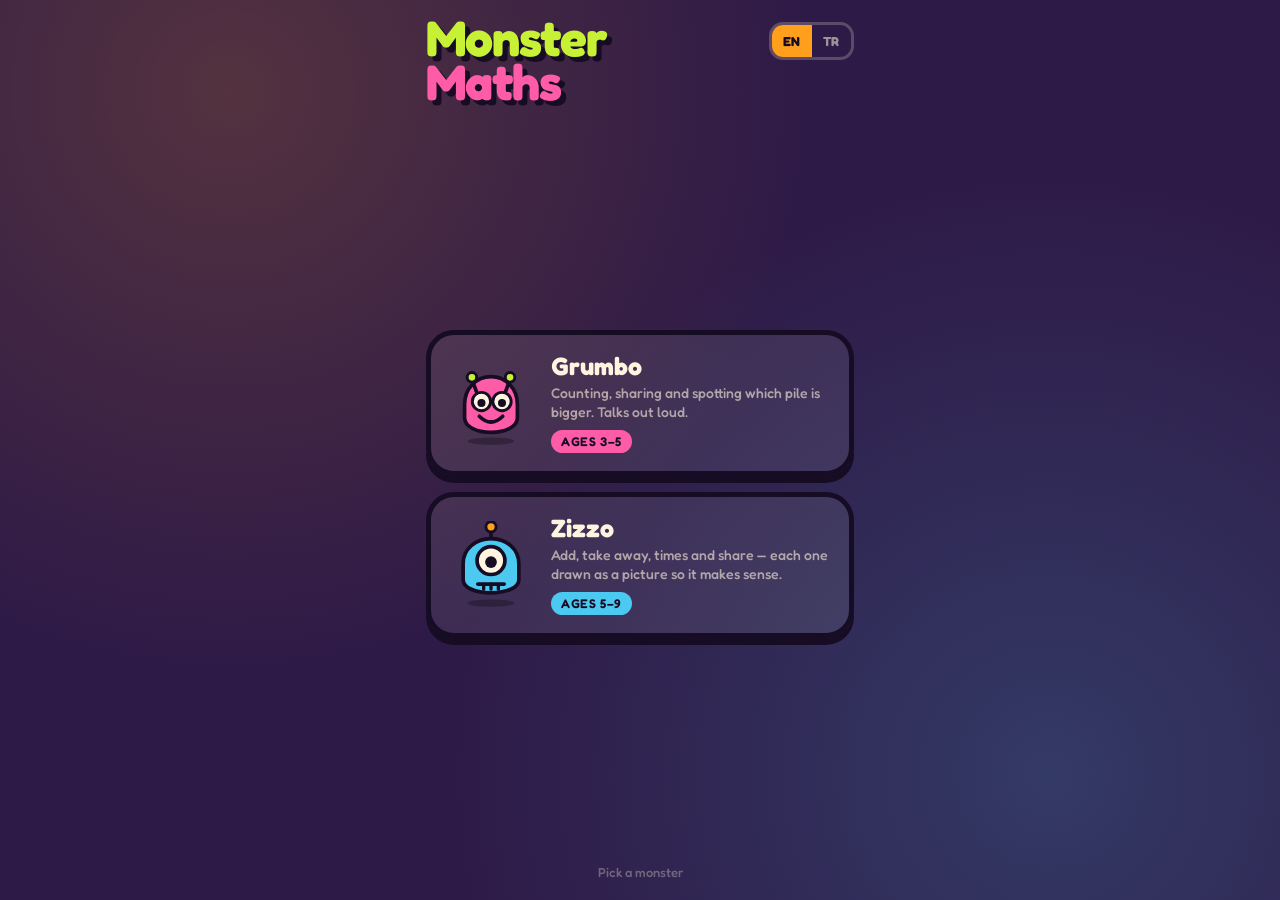
<file: index.html>
<!DOCTYPE html>
<html lang="en">
<head>
<meta charset="utf-8">
<meta name="viewport" content="width=device-width, initial-scale=1, viewport-fit=cover, user-scalable=no">
<meta name="apple-mobile-web-app-capable" content="yes">
<meta name="apple-mobile-web-app-status-bar-style" content="black-translucent">
<meta name="apple-mobile-web-app-title" content="Monster Maths">
<meta name="theme-color" content="#2E1A47">
<link rel="manifest" href="manifest.json">
<link rel="apple-touch-icon" href="apple-touch-icon.png">
<link rel="icon" href="icon-192.png">
<title>Monster Maths</title>
<link rel="preconnect" href="https://fonts.googleapis.com">
<link rel="preconnect" href="https://fonts.gstatic.com" crossorigin>
<link href="https://fonts.googleapis.com/css2?family=Fredoka:wght@500;600;700&display=swap" rel="stylesheet">
<style>
  :root{
    --grape:#2E1A47;
    --lime:#C6F135;
    --pink:#FF5CA8;
    --tangerine:#FF9F1C;
    --sky:#4CC9F0;
    --cream:#FFF4E0;
    --ink:#160C24;
  }

  *{box-sizing:border-box;-webkit-tap-highlight-color:transparent;-webkit-user-select:none;user-select:none}
  html,body{height:100%;overflow:hidden}

  body{
    margin:0;
    font-family:'Fredoka',system-ui,-apple-system,sans-serif;
    background:var(--grape);
    background-image:
      radial-gradient(circle at 18% 10%, rgba(255,159,28,.18), transparent 44%),
      radial-gradient(circle at 82% 86%, rgba(76,201,240,.18), transparent 46%);
    color:var(--cream);
    display:flex;justify-content:center;
    touch-action:manipulation;
  }

  .stage{
    width:100%;max-width:460px;
    display:flex;flex-direction:column;gap:14px;
    padding:calc(env(safe-area-inset-top) + 16px) 16px calc(env(safe-area-inset-bottom) + 20px);
  }

  .head{display:flex;align-items:flex-start;justify-content:space-between;gap:12px;flex:none}

  .wordmark{
    font-size:clamp(36px,11.5vw,50px);
    font-weight:700;line-height:.88;letter-spacing:-.02em;
    margin:0;color:var(--lime);text-shadow:5px 5px 0 var(--ink);
  }
  .wordmark span{display:block;color:var(--pink)}

  .lang{
    flex:none;margin-top:6px;
    display:flex;border:3px solid rgba(255,244,224,.22);
    border-radius:14px;overflow:hidden;
  }
  .lang button{
    font-family:inherit;font-size:13px;font-weight:700;letter-spacing:.04em;
    background:none;border:none;color:rgba(255,244,224,.55);
    padding:8px 11px;cursor:pointer;
  }
  .lang button[aria-pressed="true"]{background:var(--tangerine);color:var(--ink)}

  .doors{display:flex;flex-direction:column;gap:16px;flex:1;justify-content:center;min-height:0}

  .door{
    display:flex;align-items:center;gap:16px;
    background:rgba(255,244,224,.08);
    border:5px solid var(--ink);border-radius:28px;
    box-shadow:0 7px 0 var(--ink);
    padding:18px 16px;cursor:pointer;
    text-decoration:none;color:inherit;
    transition:transform .07s ease, box-shadow .07s ease;
  }
  .door:active{transform:translateY(7px);box-shadow:0 0 0 var(--ink)}
  .door svg{width:88px;height:88px;flex:none}
  .door h2{margin:0;font-size:25px;font-weight:700;line-height:1.05}
  .door p{margin:5px 0 0;font-size:14px;font-weight:500;color:rgba(255,244,224,.6);line-height:1.35}
  .door .age{
    display:inline-block;margin-top:8px;
    font-size:12.5px;font-weight:600;letter-spacing:.05em;
    padding:4px 10px;border-radius:20px;
  }
  .door.little .age{background:var(--pink);color:var(--ink)}
  .door.big .age{background:var(--sky);color:var(--ink)}

  .foot{text-align:center;font-size:13px;font-weight:500;color:rgba(255,244,224,.32);flex:none;margin:0}

  @keyframes float{0%,100%{transform:translateY(0)}50%{transform:translateY(-7px)}}
  .door.little svg{animation:float 3.2s ease-in-out infinite}
  .door.big svg{animation:float 3.2s ease-in-out .9s infinite}

  @media (prefers-reduced-motion:reduce){*{animation:none !important}}
</style>
</head>
<body>
<div class="stage">

  <div class="head">
    <h1 class="wordmark" id="wordmark"></h1>
    <div class="lang">
      <button data-l="en" aria-pressed="false">EN</button>
      <button data-l="tr" aria-pressed="false">TR</button>
    </div>
  </div>

  <div class="doors">

    <a class="door little" id="doorCount" href="count.html">
      <svg viewBox="0 0 120 120">
        <ellipse cx="60" cy="112" rx="32" ry="5" fill="rgba(0,0,0,.28)"/>
        <path d="M24 62c0-22 16-38 36-38s36 16 36 38v18c0 12-16 20-36 20s-36-8-36-20z"
              fill="#FF5CA8" stroke="#160C24" stroke-width="5" stroke-linejoin="round"/>
        <path d="M34 28l6 16M86 28l-6 16" stroke="#160C24" stroke-width="5" stroke-linecap="round"/>
        <circle cx="34" cy="25" r="6.5" fill="#C6F135" stroke="#160C24" stroke-width="4"/>
        <circle cx="86" cy="25" r="6.5" fill="#C6F135" stroke="#160C24" stroke-width="4"/>
        <circle cx="47" cy="58" r="12.5" fill="#FFF4E0" stroke="#160C24" stroke-width="4"/>
        <circle cx="75" cy="58" r="12.5" fill="#FFF4E0" stroke="#160C24" stroke-width="4"/>
        <circle cx="47" cy="60" r="5.5" fill="#160C24"/>
        <circle cx="75" cy="60" r="5.5" fill="#160C24"/>
        <path d="M44 78q16 16 32 0" fill="none" stroke="#160C24" stroke-width="5" stroke-linecap="round"/>
      </svg>
      <div>
        <h2>Grumbo</h2>
        <p class="blurb"></p>
        <span class="age"></span>
      </div>
    </a>

    <a class="door big" id="doorMath" href="math.html">
      <svg viewBox="0 0 120 120">
        <ellipse cx="60" cy="112" rx="32" ry="5" fill="rgba(0,0,0,.28)"/>
        <path d="M22 58c0-20 17-34 38-34s38 14 38 34v22c0 11-17 18-38 18s-38-7-38-18z"
              fill="#4CC9F0" stroke="#160C24" stroke-width="5" stroke-linejoin="round"/>
        <path d="M60 24V8" stroke="#160C24" stroke-width="5" stroke-linecap="round"/>
        <circle cx="60" cy="8" r="7" fill="#FF9F1C" stroke="#160C24" stroke-width="4"/>
        <circle cx="60" cy="54" r="19" fill="#FFF4E0" stroke="#160C24" stroke-width="5"/>
        <circle cx="60" cy="56" r="8" fill="#160C24"/>
        <path d="M42 86h36" stroke="#160C24" stroke-width="5" stroke-linecap="round"/>
        <path d="M50 86v7M60 86v7M70 86v7" stroke="#160C24" stroke-width="4.5" stroke-linecap="round"/>
      </svg>
      <div>
        <h2>Zizzo</h2>
        <p class="blurb"></p>
        <span class="age"></span>
      </div>
    </a>

  </div>

  <p class="foot" id="foot"></p>
</div>

<script>
(function(){
"use strict";

var LANG = (function(){
  var q = new URLSearchParams(location.search).get("lang");
  if (q === "tr" || q === "en") return q;
  return /^tr/i.test(navigator.language || "") ? "tr" : "en";
})();

var STR = {
  en: {
    title:"Monster", title2:"Maths",
    countBlurb:"Counting, sharing and spotting which pile is bigger. Talks out loud.",
    countAge:"AGES 3\u20135",
    mathBlurb:"Add, take away, times and share \u2014 each one drawn as a picture so it makes sense.",
    mathAge:"AGES 5\u20139",
    foot:"Pick a monster"
  },
  tr: {
    title:"Canavar", title2:"Matematik",
    countBlurb:"Sayma, paylaşma ve hangi yığında daha çok olduğunu bulma. Sesli konuşur.",
    countAge:"3\u20135 YAŞ",
    mathBlurb:"Topla, çıkar, çarp ve böl \u2014 hepsi anlaşılsın diye resimle anlatılır.",
    mathAge:"5\u20139 YAŞ",
    foot:"Bir canavar seç"
  }
};

function paint(){
  var T = STR[LANG];
  document.documentElement.lang = LANG;

  document.getElementById("wordmark").innerHTML =
    T.title + "<span>" + T.title2 + "</span>";

  var blurbs = document.querySelectorAll(".blurb");
  var ages   = document.querySelectorAll(".age");
  blurbs[0].textContent = T.countBlurb;
  ages[0].textContent   = T.countAge;
  blurbs[1].textContent = T.mathBlurb;
  ages[1].textContent   = T.mathAge;
  document.getElementById("foot").textContent = T.foot;

  document.getElementById("doorCount").href = "count.html?lang=" + LANG;
  document.getElementById("doorMath").href  = "math.html?lang="  + LANG;

  Array.prototype.forEach.call(
    document.querySelectorAll(".lang button"),
    function(b){ b.setAttribute("aria-pressed", b.dataset.l === LANG); }
  );
}

Array.prototype.forEach.call(
  document.querySelectorAll(".lang button"),
  function(b){
    b.addEventListener("click", function(){
      LANG = b.dataset.l;
      history.replaceState(null, "", "?lang=" + LANG);
      paint();
    });
  }
);

paint();
})();
</script>
</body>
</html>
</file>
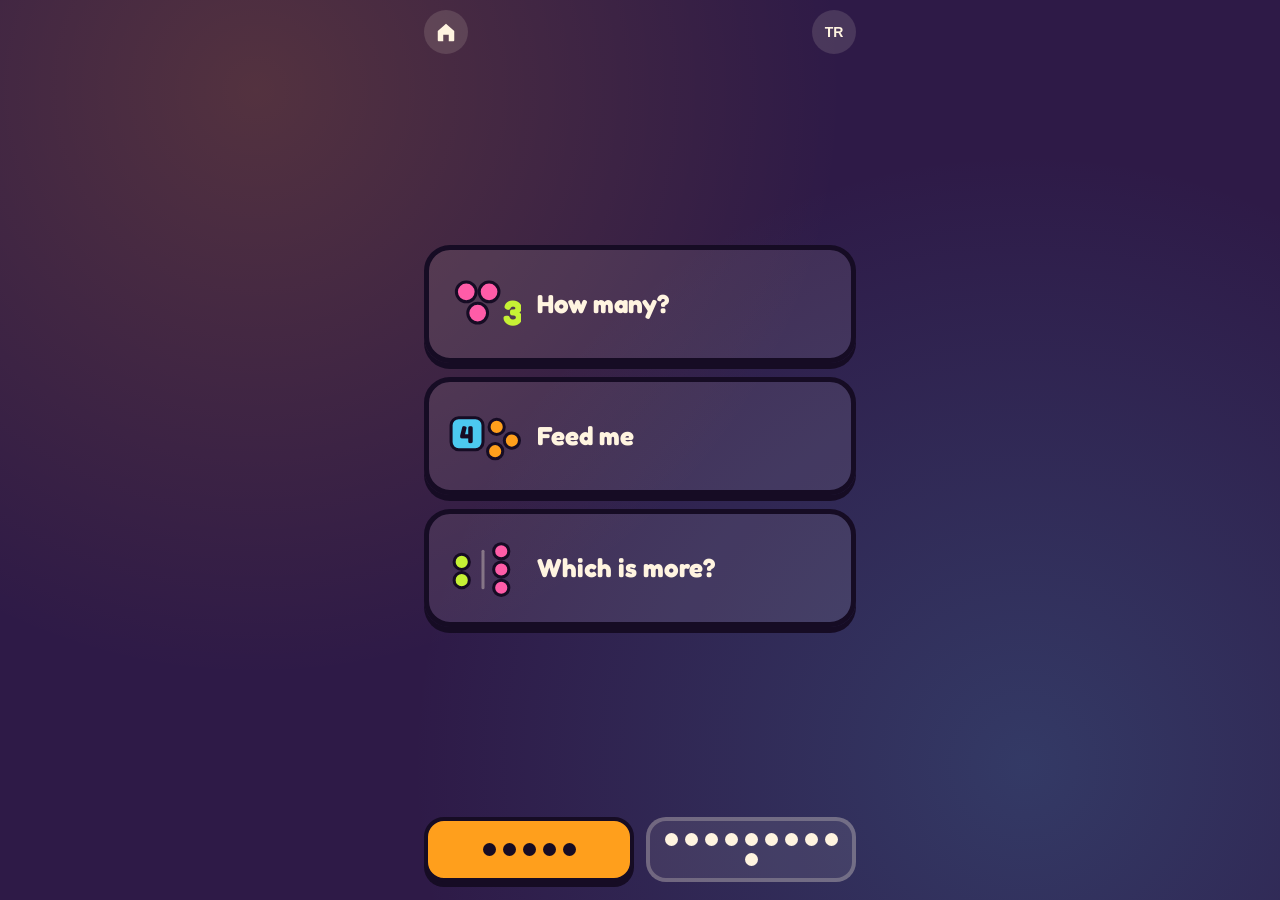
<file: count.html>
<!DOCTYPE html>
<html lang="en">
<head>
<meta charset="utf-8">
<meta name="viewport" content="width=device-width, initial-scale=1, viewport-fit=cover, user-scalable=no">
<meta name="apple-mobile-web-app-capable" content="yes">
<meta name="apple-mobile-web-app-status-bar-style" content="black-translucent">
<meta name="apple-mobile-web-app-title" content="Grumbo">
<meta name="theme-color" content="#2E1A47">
<link rel="manifest" href="manifest.json">
<link rel="apple-touch-icon" href="apple-touch-icon.png">
<link rel="icon" href="icon-192.png">
<title>Grumbo</title>
<link rel="preconnect" href="https://fonts.googleapis.com">
<link rel="preconnect" href="https://fonts.gstatic.com" crossorigin>
<link href="https://fonts.googleapis.com/css2?family=Fredoka:wght@500;600;700&display=swap" rel="stylesheet">
<style>
  :root{
    --grape:#2E1A47;
    --lime:#C6F135;
    --pink:#FF5CA8;
    --tangerine:#FF9F1C;
    --sky:#4CC9F0;
    --cream:#FFF4E0;
    --ink:#160C24;
  }

  *{box-sizing:border-box;-webkit-tap-highlight-color:transparent;-webkit-user-select:none;user-select:none}
  html,body{height:100%;overflow:hidden}

  body{
    margin:0;
    font-family:'Fredoka',system-ui,-apple-system,sans-serif;
    background:var(--grape);
    background-image:
      radial-gradient(circle at 20% 10%, rgba(255,159,28,.18), transparent 45%),
      radial-gradient(circle at 80% 85%, rgba(76,201,240,.18), transparent 48%);
    color:var(--cream);
    display:flex;
    justify-content:center;
    touch-action:manipulation;
  }

  .stage{
    width:100%;max-width:460px;
    display:flex;flex-direction:column;
    padding:
      calc(env(safe-area-inset-top) + 10px) 14px
      calc(env(safe-area-inset-bottom) + 14px);
  }

  .screen{display:none;flex-direction:column;flex:1;gap:12px}
  .screen.on{display:flex}

  /* ============ TITLE ============ */
  .hero{display:flex;flex-direction:column;align-items:center;justify-content:center;flex:1;gap:14px}
  #heroMonster{width:min(58vw,220px);height:min(58vw,220px);animation:breathe 3.4s ease-in-out infinite}
  @keyframes breathe{0%,100%{transform:translateY(0) scale(1)}50%{transform:translateY(-10px) scale(1.03)}}

  .playbtn{
    width:118px;height:118px;border-radius:50%;
    background:var(--lime);border:6px solid var(--ink);
    box-shadow:0 8px 0 var(--ink);
    display:grid;place-items:center;cursor:pointer;
    animation:pulse 1.9s ease-in-out infinite;
  }
  .playbtn:active{transform:translateY(8px);box-shadow:0 0 0 var(--ink);animation:none}
  .playbtn svg{width:48px;height:48px;margin-left:8px}
  @keyframes pulse{
    0%,100%{box-shadow:0 8px 0 var(--ink)}
    50%{box-shadow:0 8px 0 var(--ink),0 0 0 16px rgba(198,241,53,.16)}
  }

  /* ============ MODE PICKER ============ */
  .modes{display:flex;flex-direction:column;gap:14px;flex:1;justify-content:center}
  .mode{
    background:rgba(255,244,224,.09);
    border:5px solid var(--ink);
    border-radius:26px;
    box-shadow:0 6px 0 var(--ink);
    padding:16px;
    display:flex;align-items:center;gap:16px;
    cursor:pointer;
  }
  .mode:active{transform:translateY(6px);box-shadow:0 0 0 var(--ink)}
  .mode svg{width:76px;height:76px;flex:none}
  .mode-name{font-size:26px;font-weight:700;color:var(--cream)}

  .rangepick{display:flex;gap:12px;justify-content:center;padding-bottom:4px}
  .range{
    flex:1;
    background:rgba(255,244,224,.09);
    border:4px solid rgba(255,244,224,.25);
    border-radius:20px;padding:12px;
    display:flex;justify-content:center;gap:7px;align-items:center;flex-wrap:wrap;
    cursor:pointer;
  }
  .range[aria-pressed="true"]{background:var(--tangerine);border-color:var(--ink);box-shadow:0 5px 0 var(--ink)}
  .range i{width:13px;height:13px;border-radius:50%;background:var(--cream);display:block}
  .range[aria-pressed="true"] i{background:var(--ink)}

  /* ============ PLAY ============ */
  .topbar{display:flex;align-items:center;justify-content:space-between;height:44px}
  .home,.askbtn{
    width:44px;height:44px;border-radius:50%;border:none;
    background:rgba(255,244,224,.13);display:grid;place-items:center;cursor:pointer;
  }
  .home svg{width:22px;height:22px}
  .askbtn svg{width:24px;height:24px}
  .stars{display:flex;gap:6px}
  .stars svg{width:26px;height:26px}
  .stars .s{fill:rgba(255,244,224,.2)}
  .stars .s.lit{fill:var(--tangerine);animation:pop .4s ease}
  @keyframes pop{0%{transform:scale(.3)}60%{transform:scale(1.35)}100%{transform:scale(1)}}

  .tray{
    background:rgba(0,0,0,.18);
    border-radius:28px;
    padding:14px;
    display:flex;flex-wrap:wrap;align-content:center;justify-content:center;
    gap:10px;
    min-height:150px;
    flex:1;
  }
  .tray.pair{gap:0;padding:0;background:none;flex-wrap:nowrap;align-items:stretch}
  .half{
    flex:1;margin:0 5px;
    background:rgba(0,0,0,.18);border-radius:26px;
    border:5px solid transparent;
    display:flex;flex-wrap:wrap;align-content:center;justify-content:center;gap:9px;
    padding:12px;cursor:pointer;
  }
  .half:active{transform:scale(.97)}
  .half.win{border-color:var(--lime);background:rgba(198,241,53,.16)}
  .half.nope{animation:shake .4s ease}

  .item{width:52px;height:52px;display:block}
  .item.small{width:40px;height:40px}
  .item.tap{cursor:pointer}
  .item.counting{animation:bounce .45s ease}
  .item.eaten{animation:vanish .4s ease forwards}
  .item.arrive{animation:drop .35s ease backwards}
  @keyframes bounce{0%,100%{transform:translateY(0) scale(1)}45%{transform:translateY(-16px) scale(1.22)}}
  @keyframes vanish{to{transform:scale(0) rotate(35deg);opacity:0}}
  @keyframes drop{from{transform:translateY(-26px) scale(.4);opacity:0}}

  .bay{display:flex;justify-content:center;padding:2px 0}
  #monster{width:104px;height:104px;display:block}
  .bay.yay #monster{animation:hop .55s ease}
  .bay.hmm #monster{animation:shake .45s ease}
  @keyframes hop{0%,100%{transform:translateY(0)}35%{transform:translateY(-24px) rotate(-7deg)}65%{transform:translateY(-9px) rotate(5deg)}}
  @keyframes shake{0%,100%{transform:translateX(0)}25%{transform:translateX(-10px)}75%{transform:translateX(10px)}}

  .choices{display:flex;gap:12px;justify-content:center}
  .num{
    flex:1;max-width:110px;aspect-ratio:1;
    background:var(--cream);color:var(--ink);
    border:5px solid var(--ink);border-radius:24px;
    box-shadow:0 7px 0 var(--ink);
    font-family:inherit;font-size:52px;font-weight:700;
    display:grid;place-items:center;cursor:pointer;
  }
  .num:active{transform:translateY(7px);box-shadow:0 0 0 var(--ink)}
  .num.right{background:var(--lime);animation:pop .45s ease}
  .num.nope{animation:shake .4s ease;background:rgba(255,244,224,.45)}

  .target{display:flex;align-items:center;justify-content:center;gap:14px}
  .bignum{
    width:104px;height:104px;
    background:var(--sky);color:var(--ink);
    border:6px solid var(--ink);border-radius:26px;
    box-shadow:0 7px 0 var(--ink);
    font-size:62px;font-weight:700;
    display:grid;place-items:center;
  }
  .tally{display:flex;gap:6px;flex-wrap:wrap;max-width:150px}
  .tally i{width:16px;height:16px;border-radius:50%;background:rgba(255,244,224,.22);display:block}
  .tally i.on{background:var(--lime);animation:pop .3s ease}

  /* ============ CELEBRATE ============ */
  .party{flex:1;display:flex;flex-direction:column;align-items:center;justify-content:center;gap:20px}
  #partyMonster{width:min(52vw,200px);height:min(52vw,200px);animation:hop .6s ease 3}
  .bigstars{display:flex;gap:10px}
  .bigstars svg{width:46px;height:46px;fill:var(--tangerine)}
  .bigstars svg:nth-child(1){animation:pop .5s ease .10s backwards}
  .bigstars svg:nth-child(2){animation:pop .5s ease .25s backwards}
  .bigstars svg:nth-child(3){animation:pop .5s ease .40s backwards}
  .bigstars svg:nth-child(4){animation:pop .5s ease .55s backwards}
  .bigstars svg:nth-child(5){animation:pop .5s ease .70s backwards}

  .confetti{position:fixed;inset:0;pointer-events:none;overflow:hidden;z-index:9}
  .confetti b{position:absolute;width:11px;height:16px;border-radius:2px;animation:fall 1.5s linear forwards}
  @keyframes fall{to{transform:translateY(105vh) rotate(560deg);opacity:.2}}

  @media (prefers-reduced-motion:reduce){*{animation:none !important}}
</style>
</head>
<body>
<div class="stage">

  <!-- ===== TITLE ===== -->
  <section class="screen" id="s-title">
    <div class="hero">
      <svg id="heroMonster" viewBox="0 0 120 120"></svg>
      <div class="playbtn" id="play" role="button" aria-label="Play">
        <svg viewBox="0 0 24 24"><path d="M6 3l15 9-15 9z" fill="#160C24"/></svg>
      </div>
    </div>
  </section>

  <!-- ===== MODE PICKER ===== -->
  <section class="screen on" id="s-modes">
    <div class="topbar">
      <button class="home" id="homeFromModes" aria-label="Back">
        <svg viewBox="0 0 24 24"><path d="M3 11l9-8 9 8v10a1 1 0 01-1 1h-5v-7H9v7H4a1 1 0 01-1-1z" fill="#FFF4E0"/></svg>
      </button>
      <div></div>
      <button class="home" id="langBtn" aria-label="Language">
        <span id="langTag" style="font-size:14px;font-weight:700;color:#FFF4E0"></span>
      </button>
    </div>

    <div class="modes">
      <div class="mode" data-mode="count" role="button" aria-label="How many">
        <svg viewBox="0 0 100 100">
          <circle cx="28" cy="34" r="13" fill="#FF5CA8" stroke="#160C24" stroke-width="4"/>
          <circle cx="58" cy="34" r="13" fill="#FF5CA8" stroke="#160C24" stroke-width="4"/>
          <circle cx="43" cy="62" r="13" fill="#FF5CA8" stroke="#160C24" stroke-width="4"/>
          <text x="76" y="78" font-family="Fredoka,sans-serif" font-size="46" font-weight="700" fill="#C6F135">3</text>
        </svg>
        <div class="mode-name">How many?</div>
      </div>

      <div class="mode" data-mode="feed" role="button" aria-label="Feed me">
        <svg viewBox="0 0 100 100">
          <rect x="8" y="26" width="42" height="42" rx="10" fill="#4CC9F0" stroke="#160C24" stroke-width="4"/>
          <text x="20" y="59" font-family="Fredoka,sans-serif" font-size="32" font-weight="700" fill="#160C24">4</text>
          <circle cx="68" cy="38" r="10" fill="#FF9F1C" stroke="#160C24" stroke-width="4"/>
          <circle cx="88" cy="56" r="10" fill="#FF9F1C" stroke="#160C24" stroke-width="4"/>
          <circle cx="66" cy="70" r="10" fill="#FF9F1C" stroke="#160C24" stroke-width="4"/>
        </svg>
        <div class="mode-name">Feed me</div>
      </div>

      <div class="mode" data-mode="more" role="button" aria-label="Which is more">
        <svg viewBox="0 0 100 100">
          <circle cx="22" cy="42" r="10" fill="#C6F135" stroke="#160C24" stroke-width="4"/>
          <circle cx="22" cy="66" r="10" fill="#C6F135" stroke="#160C24" stroke-width="4"/>
          <path d="M50 28v48" stroke="#FFF4E0" stroke-width="4" stroke-linecap="round" opacity=".35"/>
          <circle cx="74" cy="28" r="10" fill="#FF5CA8" stroke="#160C24" stroke-width="4"/>
          <circle cx="74" cy="52" r="10" fill="#FF5CA8" stroke="#160C24" stroke-width="4"/>
          <circle cx="74" cy="76" r="10" fill="#FF5CA8" stroke="#160C24" stroke-width="4"/>
        </svg>
        <div class="mode-name">Which is more?</div>
      </div>
    </div>

    <div class="rangepick" id="ranges">
      <div class="range" data-max="5" aria-pressed="true" role="button" aria-label="Up to five">
        <i></i><i></i><i></i><i></i><i></i>
      </div>
      <div class="range" data-max="10" aria-pressed="false" role="button" aria-label="Up to ten">
        <i></i><i></i><i></i><i></i><i></i><i></i><i></i><i></i><i></i><i></i>
      </div>
    </div>
  </section>

  <!-- ===== PLAY ===== -->
  <section class="screen" id="s-play">
    <div class="topbar">
      <button class="home" id="homeBtn" aria-label="Back">
        <svg viewBox="0 0 24 24"><path d="M3 11l9-8 9 8v10a1 1 0 01-1 1h-5v-7H9v7H4a1 1 0 01-1-1z" fill="#FFF4E0"/></svg>
      </button>
      <div class="stars" id="stars"></div>
      <button class="askbtn" id="repeat" aria-label="Say it again">
        <svg viewBox="0 0 24 24"><path d="M4 9h4l5-5v16l-5-5H4zM17 8a5 5 0 010 8" fill="none" stroke="#FFF4E0" stroke-width="2.4" stroke-linejoin="round" stroke-linecap="round"/></svg>
      </button>
    </div>

    <div class="bay" id="bay">
      <svg id="monster" viewBox="0 0 120 120"></svg>
    </div>

    <div class="tray" id="tray"></div>

    <div id="controls"></div>
  </section>

  <!-- ===== CELEBRATE ===== -->
  <section class="screen" id="s-party">
    <div class="party">
      <svg id="partyMonster" viewBox="0 0 120 120"></svg>
      <div class="bigstars" id="bigstars"></div>
      <div class="playbtn" id="againBtn" role="button" aria-label="Play again">
        <svg viewBox="0 0 24 24"><path d="M6 3l15 9-15 9z" fill="#160C24"/></svg>
      </div>
    </div>
  </section>

</div>
<div class="confetti" id="confetti"></div>

<script>
(function(){
"use strict";

/* ============================================================
   Grumbo Counts — counting game for kids who can't read yet.
   Every instruction is spoken. Nothing can be failed.
   ============================================================ */

var ROUND = 5;
/* ---------------- Language ----------------
   Chosen by ?lang= in the URL, otherwise from the device. */
var LANG = (function(){
  var q = new URLSearchParams(location.search).get("lang");
  if (q === "tr" || q === "en") return q;
  return /^tr/i.test(navigator.language || "") ? "tr" : "en";
})();
document.documentElement.lang = LANG;

var STR = {
  en: {
    voiceTag:"en", bcp:"en-US",
    words:["zero","one","two","three","four","five",
           "six","seven","eight","nine","ten"],
    ask:"How many?",
    give:"Give me {n}!",
    which:"Which one has more?",
    more:"More!",
    pickGame:"Pick a game!",
    finished:"You did it! Hooray!",
    retry:["Try again","Hmm, look again","Have another go"],
    cheers:["Yes!","Yum!","Well done!","That's it!","Good job!","Delicious!"],
    modes:["How many?","Feed me","Which is more?"]
  },
  tr: {
    voiceTag:"tr", bcp:"tr-TR",
    words:["sıfır","bir","iki","üç","dört","beş",
           "altı","yedi","sekiz","dokuz","on"],
    ask:"Kaç tane?",
    give:"Bana {n} tane ver!",
    which:"Hangisinde daha çok var?",
    more:"Daha çok!",
    pickGame:"Bir oyun seç!",
    finished:"Başardın! Yaşasın!",
    retry:["Tekrar dene","Hmm, tekrar bak","Bir daha dene"],
    cheers:["Evet!","Mmm!","Aferin!","İşte bu!","Çok güzel!","Nefis!"],
    modes:["Kaç tane?","Beni doyur","Hangisi daha çok?"]
  }
};
var T = STR[LANG];
var WORDS = T.words;

function withLang(page){ return page + "?lang=" + LANG; }

var state = { mode:"count", max:5, target:0, got:0, step:0, busy:false, prompt:"" };

function $(id){ return document.getElementById(id); }
var SCREENS = ["s-title","s-modes","s-play","s-party"];
function show(id){ SCREENS.forEach(function(s){ $(s).classList.toggle("on", s===id); }); }
function rand(lo,hi){ return Math.floor(Math.random()*(hi-lo+1))+lo; }
function pick(a){ return a[rand(0,a.length-1)]; }

/* ---------------- Voice ----------------
   iOS blocks speech until a real user gesture, so the first tap
   on the play button primes it with a silent utterance. */
var voiceReady=false, voice=null;

function primeVoice(){
  if (voiceReady || !("speechSynthesis" in window)) return;
  try{
    var u = new SpeechSynthesisUtterance(" ");
    u.volume = 0;
    speechSynthesis.speak(u);
    voiceReady = true;
  }catch(e){}
}
function chooseVoice(){
  if (!("speechSynthesis" in window)) return;
  var all = speechSynthesis.getVoices();
  if (!all.length) return;
  var want = new RegExp("^" + T.voiceTag, "i");
  voice = all.filter(function(v){ return want.test(v.lang) && v.localService; })[0]
       || all.filter(function(v){ return want.test(v.lang); })[0]
       || all[0];
}
if ("speechSynthesis" in window){
  chooseVoice();
  speechSynthesis.onvoiceschanged = chooseVoice;
}
function say(text, opts){
  if (!("speechSynthesis" in window)) return;
  opts = opts || {};
  try{
    if (opts.interrupt !== false) speechSynthesis.cancel();
    var u = new SpeechSynthesisUtterance(text);
    if (voice) u.voice = voice;
    u.lang  = T.bcp;
    u.rate  = opts.rate  || 0.82;
    u.pitch = opts.pitch || 1.25;
    u.volume = 1;
    speechSynthesis.speak(u);
  }catch(e){}
}

/* ---------------- Blips ---------------- */
var actx = null;
function blip(freq, dur){
  try{
    if (!actx) actx = new (window.AudioContext || window.webkitAudioContext)();
    if (actx.state === "suspended") actx.resume();
    dur = dur || .18;
    var o = actx.createOscillator(), g = actx.createGain();
    o.type = "sine"; o.frequency.value = freq;
    g.gain.setValueAtTime(.001, actx.currentTime);
    g.gain.exponentialRampToValueAtTime(.22, actx.currentTime + .01);
    g.gain.exponentialRampToValueAtTime(.001, actx.currentTime + dur);
    o.connect(g); g.connect(actx.destination);
    o.start(); o.stop(actx.currentTime + dur + .02);
  }catch(e){}
}

/* ---------------- Monster ---------------- */
function monsterSVG(mood){
  var mouth = mood === "yay" ? "M40 78q20 22 40 0"
            : mood === "hmm" ? "M46 88q14 -11 28 0"
            : "M46 82q14 12 28 0";
  var r = mood === "yay" ? 6.5 : mood === "hmm" ? 4 : 5.5;
  return ''
   + '<ellipse cx="60" cy="113" rx="33" ry="5.5" fill="rgba(0,0,0,.28)"/>'
   + '<path d="M24 62c0-22 16-38 36-38s36 16 36 38v18c0 12-16 20-36 20s-36-8-36-20z" '
   +   'fill="#FF5CA8" stroke="#160C24" stroke-width="5" stroke-linejoin="round"/>'
   + '<path d="M34 28l6 16M86 28l-6 16" stroke="#160C24" stroke-width="5" stroke-linecap="round"/>'
   + '<circle cx="34" cy="25" r="6.5" fill="#C6F135" stroke="#160C24" stroke-width="4"/>'
   + '<circle cx="86" cy="25" r="6.5" fill="#C6F135" stroke="#160C24" stroke-width="4"/>'
   + '<circle cx="47" cy="58" r="12.5" fill="#FFF4E0" stroke="#160C24" stroke-width="4"/>'
   + '<circle cx="75" cy="58" r="12.5" fill="#FFF4E0" stroke="#160C24" stroke-width="4"/>'
   + '<circle cx="47" cy="60" r="'+r+'" fill="#160C24"/>'
   + '<circle cx="75" cy="60" r="'+r+'" fill="#160C24"/>'
   + '<path d="'+mouth+'" fill="none" stroke="#160C24" stroke-width="5" stroke-linecap="round"/>';
}
function setMonster(el, mood){ el.innerHTML = monsterSVG(mood); }

/* ---------------- Snacks ---------------- */
var SNACKS = [
  '<path d="M28 22c0-5 4-9 9-9 3 0 5 1.6 6 3.4 1-1.8 3-3.4 6-3.4 5 0 9 4 9 9 0 12-8 26-15 26S28 34 28 22z" fill="#FF5CA8" stroke="#160C24" stroke-width="4"/><path d="M43 15V7" stroke="#160C24" stroke-width="4" stroke-linecap="round"/>',
  '<path d="M32 6l7 17 18 1-14 12 5 18-16-10-16 10 5-18L7 24l18-1z" fill="#FFD84D" stroke="#160C24" stroke-width="4" stroke-linejoin="round"/>',
  '<circle cx="32" cy="38" r="19" fill="#4CC9F0" stroke="#160C24" stroke-width="4"/><path d="M32 19c0-6 5-10 10-11-1 6-4 10-10 11z" fill="#C6F135" stroke="#160C24" stroke-width="3.5"/>',
  '<circle cx="32" cy="34" r="20" fill="#FF9F1C" stroke="#160C24" stroke-width="4"/><circle cx="26" cy="28" r="3.4" fill="#160C24"/><circle cx="38" cy="32" r="3.4" fill="#160C24"/><circle cx="29" cy="42" r="3.4" fill="#160C24"/>'
];
var snackIndex = 0;
function snackSVG(cls){
  return '<svg class="item '+(cls||"")+'" viewBox="0 0 64 64">'+SNACKS[snackIndex]+'</svg>';
}

/* ---------------- Stars ---------------- */
var STAR_PATH = 'M12 2l3 6.6 7.2.8-5.4 4.9 1.5 7.1L12 17.8 5.7 21.4l1.5-7.1L1.8 9.4 9 8.6z';
function drawStars(){
  var out = "";
  for (var i=0;i<ROUND;i++){
    out += '<svg viewBox="0 0 24 24"><path class="s" d="'+STAR_PATH+'"/></svg>';
  }
  $("stars").innerHTML = out;
  paintStars();
}
function paintStars(){
  Array.prototype.forEach.call($("stars").querySelectorAll(".s"), function(s,i){
    s.classList.toggle("lit", i < state.step);
  });
}

/* ---------------- Confetti ---------------- */
function confetti(){
  var box = $("confetti"), colors = ["#C6F135","#FF5CA8","#FF9F1C","#4CC9F0","#FFF4E0"];
  for (var i=0;i<34;i++){
    var b = document.createElement("b");
    b.style.left = rand(0,100) + "vw";
    b.style.top = "-24px";
    b.style.background = pick(colors);
    b.style.animationDelay = (Math.random()*.35) + "s";
    box.appendChild(b);
  }
  setTimeout(function(){ box.innerHTML = ""; }, 2200);
}

/* ============================================================
   ROUND FLOW
   ============================================================ */
function startRound(mode){
  state.mode = mode;
  state.step = 0;
  drawStars();
  show("s-play");
  nextTurn();
}

function nextTurn(){
  if (state.step >= ROUND){ party(); return; }
  state.busy = false;
  $("bay").className = "bay";
  setMonster($("monster"), "idle");
  snackIndex = rand(0, SNACKS.length-1);

  if (state.mode === "count") turnCount();
  else if (state.mode === "feed") turnFeed();
  else turnMore();
}

/* ---- Mode 1: How many? ---- */
function turnCount(){
  var n = rand(1, state.max);
  state.target = n;

  var tray = $("tray");
  tray.className = "tray";
  tray.innerHTML = "";
  for (var i=0;i<n;i++){
    tray.insertAdjacentHTML("beforeend", snackSVG(n>6 ? "small arrive" : "arrive"));
  }
  Array.prototype.forEach.call(tray.children, function(c,i){
    c.style.animationDelay = (i*0.07)+"s";
  });

  var opts = [n], guard = 0;
  while (opts.length < 3 && guard++ < 80){
    var c = n + pick([-2,-1,1,2]);
    if (c >= 1 && c <= state.max && opts.indexOf(c) === -1) opts.push(c);
  }
  var f = 1;
  while (opts.length < 3 && f <= state.max){
    if (opts.indexOf(f) === -1) opts.push(f);
    f++;
  }
  for (var k=opts.length-1;k>0;k--){
    var j = rand(0,k), t = opts[k]; opts[k] = opts[j]; opts[j] = t;
  }

  var html = '<div class="choices">';
  opts.forEach(function(v){ html += '<button class="num" data-v="'+v+'">'+v+'</button>'; });
  $("controls").innerHTML = html + '</div>';

  Array.prototype.forEach.call($("controls").querySelectorAll(".num"), function(b){
    b.addEventListener("click", function(){ pickNumber(Number(b.dataset.v), b); });
  });

  state.prompt = T.ask;
  setTimeout(function(){ say(state.prompt); }, 420);
}

function pickNumber(v, btn){
  if (state.busy) return;
  if (v !== state.target){ nudge(btn, "num"); return; }
  state.busy = true;
  btn.classList.add("right");
  countAloud(win);
}

/* The teaching moment: light each item, name its number. */
function countAloud(done){
  var items = $("tray").querySelectorAll(".item"), i = 0;
  (function step(){
    if (i >= items.length){ setTimeout(done, 420); return; }
    var it = items[i];
    it.classList.add("counting");
    blip(440 + i*55, .16);
    say(WORDS[i+1], { rate:.8 });
    setTimeout(function(){ it.classList.remove("counting"); }, 450);
    i++;
    setTimeout(step, 620);
  })();
}

/* ---- Mode 2: Feed me N ---- */
function turnFeed(){
  var n = rand(1, Math.min(state.max, 6));
  state.target = n;
  state.got = 0;

  var tray = $("tray");
  tray.className = "tray";
  tray.innerHTML = "";
  var pool = n + rand(2,4);
  for (var i=0;i<pool;i++){
    tray.insertAdjacentHTML("beforeend", snackSVG("tap arrive"));
  }
  Array.prototype.forEach.call(tray.children, function(c,i){
    c.style.animationDelay = (i*0.05)+"s";
    c.addEventListener("click", function(){ feedOne(c); });
  });

  var tally = "";
  for (var t=0;t<n;t++) tally += "<i></i>";
  $("controls").innerHTML =
    '<div class="target"><div class="bignum">'+n+'</div><div class="tally" id="tally">'+tally+'</div></div>';

  state.prompt = T.give.replace("{n}", WORDS[n]);
  setTimeout(function(){ say(state.prompt); }, 420);
}

function feedOne(item){
  if (state.busy || item.classList.contains("eaten")) return;
  state.got++;
  item.classList.add("eaten");
  item.style.pointerEvents = "none";
  blip(440 + state.got*60, .15);
  say(WORDS[state.got], { rate:.85 });

  var pips = $("tally").children;
  if (pips[state.got-1]) pips[state.got-1].classList.add("on");

  var bay = $("bay");
  bay.className = "bay";
  void bay.offsetWidth;
  bay.className = "bay yay";
  setMonster($("monster"), "yay");
  setTimeout(function(){ setMonster($("monster"), "idle"); }, 500);

  if (state.got >= state.target){
    state.busy = true;
    setTimeout(win, 950);
  }
}

/* ---- Mode 3: Which is more? ---- */
function turnMore(){
  var a = rand(1, state.max), b, guard = 0;
  do { b = rand(1, state.max); guard++; }
  while (Math.abs(a-b) < 2 && guard < 60);
  if (a === b) b = (a < state.max) ? a+1 : a-1;

  state.target = (a > b) ? 0 : 1;

  var tray = $("tray");
  tray.className = "tray pair";
  tray.innerHTML = '<div class="half" data-i="0"></div><div class="half" data-i="1"></div>';
  var halves = tray.children;

  [a,b].forEach(function(count, idx){
    for (var i=0;i<count;i++){
      halves[idx].insertAdjacentHTML("beforeend", snackSVG("small arrive"));
    }
    Array.prototype.forEach.call(halves[idx].children, function(c,i){
      c.style.animationDelay = (i*0.05)+"s";
    });
    halves[idx].addEventListener("click", function(){ pickHalf(idx, halves[idx]); });
  });

  $("controls").innerHTML = "";
  state.prompt = T.which;
  setTimeout(function(){ say(state.prompt); }, 420);
}

function pickHalf(idx, node){
  if (state.busy) return;
  if (idx !== state.target){ nudge(node, "half"); return; }
  state.busy = true;
  node.classList.add("win");
  say(T.more);
  blip(660,.16);
  setTimeout(win, 950);
}

/* ---- Gentle wrong-answer: no penalty, just try again ---- */
function nudge(node, kind){
  node.classList.add("nope");
  setTimeout(function(){ node.classList.remove("nope"); }, 430);
  $("bay").className = "bay hmm";
  setMonster($("monster"), "hmm");
  blip(220, .2);
  say(pick(T.retry));
  setTimeout(function(){
    $("bay").className = "bay";
    setMonster($("monster"), "idle");
  }, 750);
}

/* ---- Winning a turn ---- */
var CHEERS = T.cheers;
function win(){
  state.step++;
  paintStars();
  $("bay").className = "bay yay";
  setMonster($("monster"), "yay");
  blip(660,.14);
  setTimeout(function(){ blip(880,.2); }, 110);
  say(pick(CHEERS), { rate:.9 });
  setTimeout(nextTurn, 1500);
}

function party(){
  show("s-party");
  setMonster($("partyMonster"), "yay");
  var out = "";
  for (var i=0;i<ROUND;i++){
    out += '<svg viewBox="0 0 24 24"><path d="'+STAR_PATH+'"/></svg>';
  }
  $("bigstars").innerHTML = out;
  confetti();
  [523,659,784,1047].forEach(function(f,i){
    setTimeout(function(){ blip(f,.22); }, i*140);
  });
  setTimeout(function(){ say(T.finished, { rate:.9 }); }, 700);
}

/* ============================================================
   WIRING
   ============================================================ */
setMonster($("heroMonster"), "idle");
setMonster($("monster"), "idle");

$("play").addEventListener("click", function(){
  primeVoice();
  blip(660,.15);
  show("s-modes");
  setTimeout(function(){ say(T.pickGame); }, 300);
});

$("s-modes").addEventListener("click", function(e){
  var m = e.target.closest(".mode");
  if (m){ blip(560,.14); startRound(m.dataset.mode); return; }
  var r = e.target.closest(".range");
  if (r){
    state.max = Number(r.dataset.max);
    Array.prototype.forEach.call($("ranges").children, function(x){
      x.setAttribute("aria-pressed", x === r);
    });
    blip(500,.12);
  }
});

$("homeBtn").addEventListener("click", function(){
  if ("speechSynthesis" in window) speechSynthesis.cancel();
  show("s-modes");
});
$("homeFromModes").addEventListener("click", function(){ location.href = withLang("index.html"); });

/* paint the translated labels */
(function(){
  var names = document.querySelectorAll(".mode-name");
  T.modes.forEach(function(txt,i){ if (names[i]) names[i].textContent = txt; });
  $("langTag").textContent = LANG === "tr" ? "EN" : "TR";
  $("langBtn").addEventListener("click", function(){
    location.href = "count.html?lang=" + (LANG === "tr" ? "en" : "tr");
  });
})();
$("repeat").addEventListener("click", function(){ say(state.prompt); });
$("againBtn").addEventListener("click", function(){ startRound(state.mode); });

drawStars();
document.addEventListener("click", primeVoice, { once:true });
})();
</script>
</body>
</html>
</file>
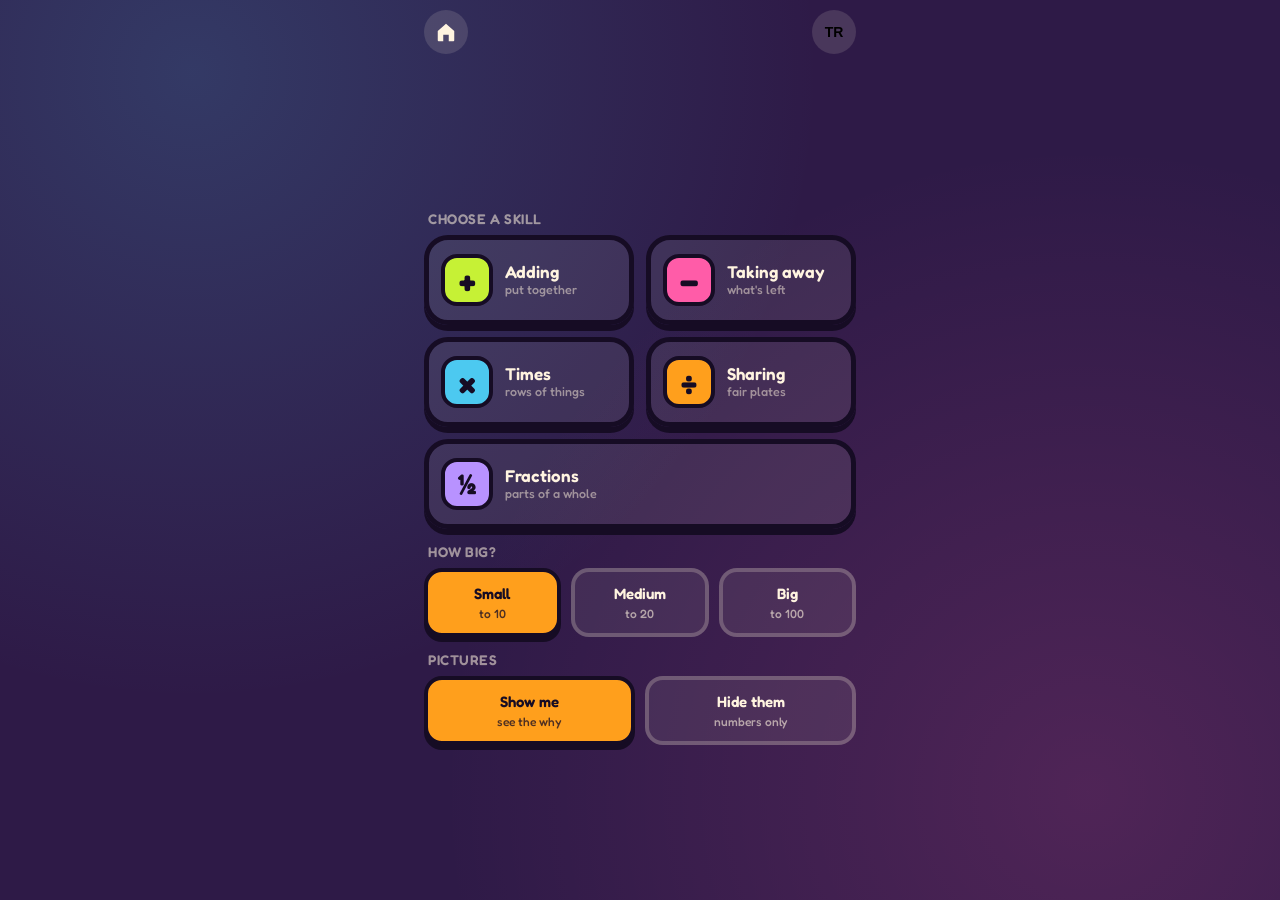
<file: math.html>
<!DOCTYPE html>
<html lang="en">
<head>
<meta charset="utf-8">
<meta name="viewport" content="width=device-width, initial-scale=1, viewport-fit=cover, user-scalable=no">
<meta name="apple-mobile-web-app-capable" content="yes">
<meta name="apple-mobile-web-app-status-bar-style" content="black-translucent">
<meta name="apple-mobile-web-app-title" content="Zizzo">
<meta name="theme-color" content="#2E1A47">
<link rel="manifest" href="manifest.json">
<link rel="apple-touch-icon" href="apple-touch-icon.png">
<link rel="icon" href="icon-192.png">
<title>Zizzo</title>
<link rel="preconnect" href="https://fonts.googleapis.com">
<link rel="preconnect" href="https://fonts.gstatic.com" crossorigin>
<link href="https://fonts.googleapis.com/css2?family=Fredoka:wght@500;600;700&display=swap" rel="stylesheet">
<style>
  :root{
    --grape:#2E1A47;
    --lime:#C6F135;
    --pink:#FF5CA8;
    --tangerine:#FF9F1C;
    --sky:#4CC9F0;
    --cream:#FFF4E0;
    --ink:#160C24;
    --accent:var(--lime);
  }

  *{box-sizing:border-box;-webkit-tap-highlight-color:transparent;-webkit-user-select:none;user-select:none}
  html,body{height:100%;overflow:hidden}

  body{
    margin:0;
    font-family:'Fredoka',system-ui,-apple-system,sans-serif;
    background:var(--grape);
    background-image:
      radial-gradient(circle at 15% 8%, rgba(76,201,240,.18), transparent 46%),
      radial-gradient(circle at 85% 88%, rgba(255,92,168,.16), transparent 48%);
    color:var(--cream);
    display:flex;justify-content:center;
    touch-action:manipulation;
  }

  .stage{
    width:100%;max-width:460px;
    display:flex;flex-direction:column;
    padding:calc(env(safe-area-inset-top) + 10px) 14px calc(env(safe-area-inset-bottom) + 12px);
  }

  .screen{display:none;flex-direction:column;flex:1;gap:12px;min-height:0}
  .screen.on{display:flex}

  .topbar{display:flex;align-items:center;justify-content:space-between;height:44px;flex:none}
  .iconbtn{
    width:44px;height:44px;border-radius:50%;border:none;
    background:rgba(255,244,224,.13);display:grid;place-items:center;cursor:pointer;
  }
  .iconbtn svg{width:22px;height:22px}
  .iconbtn:active{transform:scale(.92)}

  /* ============ SETUP ============ */
  .setup{display:flex;flex-direction:column;gap:14px;flex:1;justify-content:center;min-height:0}
  .label{font-size:14px;font-weight:600;color:rgba(255,244,224,.55);margin:0 0 8px 4px;letter-spacing:.04em;text-transform:uppercase}

  .ops{display:grid;grid-template-columns:1fr 1fr;gap:12px}
  .op{
    background:rgba(255,244,224,.08);
    border:5px solid var(--ink);border-radius:24px;
    box-shadow:0 6px 0 var(--ink);
    padding:14px 12px;cursor:pointer;
    display:flex;align-items:center;gap:12px;
  }
  .op:active{transform:translateY(6px);box-shadow:0 0 0 var(--ink)}
  .op .sym{
    width:52px;height:52px;flex:none;border-radius:16px;
    border:4px solid var(--ink);
    display:grid;place-items:center;
    font-size:34px;font-weight:700;color:var(--ink);
  }
  .op .txt{font-size:17px;font-weight:600;line-height:1.15}
  .op .txt small{display:block;font-size:12.5px;font-weight:500;color:rgba(255,244,224,.5);margin-top:2px}
  .op[data-op="+"] .sym{background:var(--lime)}
  .op[data-op="−"] .sym{background:var(--pink)}
  .op[data-op="×"] .sym{background:var(--sky)}
  .op[data-op="÷"] .sym{background:var(--tangerine)}

  .tiers{display:flex;gap:10px}
  .tier{
    flex:1;background:rgba(255,244,224,.08);
    border:4px solid rgba(255,244,224,.22);border-radius:18px;
    padding:12px 6px;text-align:center;cursor:pointer;
    font-size:15px;font-weight:600;color:var(--cream);
  }
  .tier small{display:block;font-size:12px;font-weight:500;opacity:.6;margin-top:3px}
  .tier[aria-pressed="true"]{
    background:var(--tangerine);color:var(--ink);
    border-color:var(--ink);box-shadow:0 5px 0 var(--ink);
  }
  .tier[aria-pressed="true"] small{opacity:.75}

  /* ============ PLAY ============ */
  .pips{display:flex;gap:5px}
  .pip{width:10px;height:10px;border-radius:50%;background:rgba(255,244,224,.2)}
  .pip.hit{background:var(--lime)}
  .pip.miss{background:var(--pink)}
  .pip.now{background:var(--cream);transform:scale(1.35)}

  .sum{
    display:flex;align-items:center;justify-content:center;gap:10px;
    font-size:clamp(34px,10.5vw,46px);font-weight:700;flex:none;
  }
  .sum .o{color:var(--accent)}
  .slot{
    min-width:88px;height:64px;padding:0 10px;
    border-radius:18px;border:4px dashed rgba(255,244,224,.35);
    display:grid;place-items:center;
    color:var(--cream);
  }
  .slot.filled{border-style:solid;border-color:var(--accent);background:rgba(255,244,224,.08)}
  .slot.good{background:var(--lime);color:var(--ink);border-color:var(--ink);animation:pop .4s ease}
  .slot.bad{animation:shake .4s ease;border-color:var(--pink)}
  @keyframes pop{0%{transform:scale(.5)}60%{transform:scale(1.2)}100%{transform:scale(1)}}
  @keyframes shake{0%,100%{transform:translateX(0)}25%{transform:translateX(-9px)}75%{transform:translateX(9px)}}

  /* the picture that explains the sum */
  .model{
    flex:1;min-height:0;
    background:rgba(0,0,0,.2);border-radius:24px;
    padding:12px;
    display:flex;align-items:center;justify-content:center;
    overflow:hidden;position:relative;
  }
  .model.hidden .inner{opacity:0;transform:scale(.94)}
  .inner{
    display:flex;align-items:center;justify-content:center;gap:10px;flex-wrap:wrap;
    transition:opacity .25s ease, transform .25s ease;width:100%;
  }
  .veil{
    position:absolute;inset:0;display:grid;place-items:center;
    font-size:15px;font-weight:600;color:rgba(255,244,224,.4);
    pointer-events:none;opacity:0;transition:opacity .25s ease;
  }
  .model.hidden .veil{opacity:1}

  .group{
    display:flex;flex-wrap:wrap;justify-content:center;align-content:center;gap:7px;
    padding:9px;border-radius:16px;background:rgba(255,244,224,.07);
    max-width:44%;
  }
  .dot{
    width:19px;height:19px;border-radius:50%;
    background:var(--accent);border:3px solid var(--ink);
    display:block;animation:seed .3s ease backwards;
  }
  .dot.gone{background:transparent;border-style:dashed;border-color:rgba(255,244,224,.3);position:relative}
  .dot.gone::after{
    content:"";position:absolute;inset:-5px;
    background:linear-gradient(45deg,transparent 44%,var(--pink) 44%,var(--pink) 56%,transparent 56%);
  }
  @keyframes seed{from{transform:scale(0);opacity:0}}

  .joiner{font-size:30px;font-weight:700;color:rgba(255,244,224,.5)}

  .array{display:flex;flex-direction:column;gap:7px;align-items:center}
  .arow{display:flex;gap:7px}

  .plates{display:flex;gap:9px;flex-wrap:wrap;justify-content:center}
  .plate{
    border:4px dashed rgba(255,244,224,.32);border-radius:50%;
    padding:8px;min-width:56px;min-height:56px;
    display:flex;flex-wrap:wrap;gap:5px;align-content:center;justify-content:center;
  }
  .plate .dot{width:15px;height:15px;border-width:2.5px}

  /* ---- fractions ---- */
  .ops .op.wide{grid-column:1 / -1}
  .op[data-op="½"] .sym{background:#B892FF;font-size:27px}

  .prompt{
    text-align:center;font-size:15px;font-weight:600;
    color:rgba(255,244,224,.55);min-height:20px;flex:none;margin:0;
  }

  .frac{
    display:inline-flex;flex-direction:column;align-items:center;gap:3px;
    vertical-align:middle;
  }
  .frac .fbar{
    width:100%;height:4px;background:var(--cream);border-radius:2px;
  }
  .fslot{
    min-width:66px;height:48px;padding:0 8px;
    border-radius:12px;border:4px dashed rgba(255,244,224,.35);
    display:grid;place-items:center;font-size:32px;font-weight:700;
    color:var(--cream);cursor:pointer;
  }
  .fslot.fixed{border-style:solid;border-color:rgba(255,244,224,.22);cursor:default}
  .fslot.filled{border-style:solid;border-color:rgba(255,244,224,.4);background:rgba(255,244,224,.08)}
  .fslot.on{border-style:solid;border-color:var(--accent);background:rgba(255,244,224,.12)}
  .fslot.good{background:var(--lime);color:var(--ink);border-color:var(--ink);animation:pop .4s ease}
  .fslot.bad{animation:shake .4s ease;border-color:var(--pink)}

  .fixedfrac{font-size:30px;font-weight:700}

  /* the shaded-bar picture */
  .bars{display:flex;flex-direction:column;gap:14px;width:100%;padding:0 4px}
  .barwrap{display:flex;flex-direction:column;gap:6px}
  .bar{
    display:flex;width:100%;height:56px;
    border:4px solid var(--ink);border-radius:14px;overflow:hidden;
    background:rgba(255,244,224,.07);
  }
  .bar.pickable{cursor:pointer}
  .bar.pickable:active{transform:scale(.98)}
  .seg{flex:1;border-right:3px solid var(--ink)}
  .seg:last-child{border-right:none}
  .seg.on{background:var(--accent);animation:seed .3s ease backwards}
  .barlab{
    text-align:center;font-size:14px;font-weight:600;
    color:rgba(255,244,224,.45);
  }
  .barwrap.win .bar{border-color:var(--lime);box-shadow:0 0 0 4px rgba(198,241,53,.3)}
  .barwrap.nope{animation:shake .4s ease}

  /* keypad */
  .pad{display:grid;grid-template-columns:repeat(3,1fr);gap:8px;flex:none}
  .key{
    font-family:inherit;font-size:27px;font-weight:700;
    background:rgba(255,244,224,.1);color:var(--cream);
    border:3px solid rgba(255,244,224,.2);border-radius:16px;
    padding:13px 0;cursor:pointer;
  }
  .key:active{background:rgba(255,244,224,.24);transform:scale(.95)}
  .key.act{background:var(--accent);color:var(--ink);border-color:var(--ink);box-shadow:0 4px 0 var(--ink)}
  .key.act:active{transform:translateY(4px);box-shadow:0 0 0 var(--ink)}
  .key svg{width:26px;height:26px;display:block;margin:0 auto}

  .note{text-align:center;font-size:16px;font-weight:600;min-height:22px;color:var(--accent);flex:none}
  .note.bad{color:var(--pink)}

  /* ============ RESULTS ============ */
  .done{flex:1;display:flex;flex-direction:column;justify-content:center;gap:16px;min-height:0}
  .big{
    font-size:clamp(60px,20vw,88px);font-weight:700;line-height:1;text-align:center;
    color:var(--lime);text-shadow:5px 5px 0 var(--ink);margin:0;
  }
  .big small{display:block;font-size:17px;font-weight:500;color:rgba(255,244,224,.6);text-shadow:none;margin-top:10px}
  .again{
    font-family:inherit;font-size:22px;font-weight:700;
    background:var(--lime);color:var(--ink);
    border:5px solid var(--ink);border-radius:20px;
    box-shadow:0 6px 0 var(--ink);padding:16px;cursor:pointer;width:100%;
  }
  .again:active{transform:translateY(6px);box-shadow:0 0 0 var(--ink)}
  .ghost{
    font-family:inherit;font-size:17px;font-weight:600;
    background:none;color:rgba(255,244,224,.65);
    border:3px solid rgba(255,244,224,.22);border-radius:18px;
    padding:13px;cursor:pointer;width:100%;
  }
  .review{
    background:rgba(0,0,0,.2);border-radius:20px;padding:14px;
    max-height:30vh;overflow-y:auto;
  }
  .review p{margin:0 0 8px;font-size:13px;font-weight:600;color:rgba(255,244,224,.5)}
  .fact{
    display:flex;justify-content:space-between;align-items:center;
    font-size:21px;font-weight:600;padding:7px 4px;
    border-bottom:2px solid rgba(255,244,224,.08);
  }
  .fact:last-child{border-bottom:none}
  .fact b{color:var(--lime)}

  @media (prefers-reduced-motion:reduce){*{animation:none !important;transition:none !important}}
  @media (max-height:680px){
    .dot{width:16px;height:16px;border-width:2.5px}
    .key{font-size:24px;padding:10px 0}
    .slot{height:56px}
  }
</style>
</head>
<body>
<div class="stage">

  <!-- ===== SETUP ===== -->
  <section class="screen on" id="s-setup">
    <div class="topbar">
      <button class="iconbtn" id="toHub" aria-label="Back">
        <svg viewBox="0 0 24 24"><path d="M3 11l9-8 9 8v10a1 1 0 01-1 1h-5v-7H9v7H4a1 1 0 01-1-1z" fill="#FFF4E0"/></svg>
      </button>
      <div></div>
      <button class="iconbtn" id="langBtn" aria-label="Language">
        <span id="langTag" style="font-size:14px;font-weight:700">EN</span>
      </button>
    </div>

    <div class="setup">
      <div>
        <p class="label">Choose a skill</p>
        <div class="ops" id="ops">
          <div class="op" data-op="+" role="button">
            <div class="sym">+</div>
            <div class="txt">Adding<small>put together</small></div>
          </div>
          <div class="op" data-op="−" role="button">
            <div class="sym">−</div>
            <div class="txt">Taking away<small>what's left</small></div>
          </div>
          <div class="op" data-op="×" role="button">
            <div class="sym">×</div>
            <div class="txt">Times<small>rows of things</small></div>
          </div>
          <div class="op" data-op="÷" role="button">
            <div class="sym">÷</div>
            <div class="txt">Sharing<small>fair plates</small></div>
          </div>
          <div class="op wide" data-op="½" role="button">
            <div class="sym">½</div>
            <div class="txt">Fractions<small>parts of a whole</small></div>
          </div>
        </div>
      </div>

      <div>
        <p class="label">How big?</p>
        <div class="tiers" id="tiers">
          <div class="tier" data-tier="1" aria-pressed="true" role="button">Small<small>to 10</small></div>
          <div class="tier" data-tier="2" aria-pressed="false" role="button">Medium<small>to 20</small></div>
          <div class="tier" data-tier="3" aria-pressed="false" role="button">Big<small>to 100</small></div>
        </div>
      </div>

      <div>
        <p class="label">Pictures</p>
        <div class="tiers" id="aids">
          <div class="tier" data-aid="1" aria-pressed="true" role="button">Show me<small>see the why</small></div>
          <div class="tier" data-aid="0" aria-pressed="false" role="button">Hide them<small>numbers only</small></div>
        </div>
      </div>
    </div>
  </section>

  <!-- ===== PLAY ===== -->
  <section class="screen" id="s-play">
    <div class="topbar">
      <button class="iconbtn" id="quit" aria-label="Back">
        <svg viewBox="0 0 24 24"><path d="M15 5l-7 7 7 7" fill="none" stroke="#FFF4E0" stroke-width="2.6" stroke-linecap="round" stroke-linejoin="round"/></svg>
      </button>
      <div class="pips" id="pips"></div>
      <button class="iconbtn" id="peek" aria-label="Show or hide the picture">
        <svg viewBox="0 0 24 24"><path d="M2 12s4-7 10-7 10 7 10 7-4 7-10 7-10-7-10-7z" fill="none" stroke="#FFF4E0" stroke-width="2.2"/><circle cx="12" cy="12" r="3" fill="#FFF4E0"/></svg>
      </button>
    </div>

    <p class="prompt" id="prompt"></p>

    <div class="sum" id="sum"></div>

    <div class="model" id="model">
      <div class="inner" id="inner"></div>
      <div class="veil">tap the eye to see it</div>
    </div>

    <p class="note" id="note"></p>

    <div class="pad" id="pad">
      <button class="key" data-k="1">1</button>
      <button class="key" data-k="2">2</button>
      <button class="key" data-k="3">3</button>
      <button class="key" data-k="4">4</button>
      <button class="key" data-k="5">5</button>
      <button class="key" data-k="6">6</button>
      <button class="key" data-k="7">7</button>
      <button class="key" data-k="8">8</button>
      <button class="key" data-k="9">9</button>
      <button class="key" data-k="del" aria-label="Delete">
        <svg viewBox="0 0 24 24"><path d="M9 5h11a1 1 0 011 1v12a1 1 0 01-1 1H9l-6-7z" fill="none" stroke="#FFF4E0" stroke-width="2.2" stroke-linejoin="round"/><path d="M13 10l5 4M18 10l-5 4" stroke="#FFF4E0" stroke-width="2.2" stroke-linecap="round"/></svg>
      </button>
      <button class="key" data-k="0">0</button>
      <button class="key act" data-k="go" aria-label="Check">
        <svg viewBox="0 0 24 24"><path d="M4 12.5l6 6 10-13" fill="none" stroke="#160C24" stroke-width="3.2" stroke-linecap="round" stroke-linejoin="round"/></svg>
      </button>
    </div>
  </section>

  <!-- ===== RESULTS ===== -->
  <section class="screen" id="s-done">
    <div class="topbar">
      <button class="iconbtn" id="quit2" aria-label="Back">
        <svg viewBox="0 0 24 24"><path d="M15 5l-7 7 7 7" fill="none" stroke="#FFF4E0" stroke-width="2.6" stroke-linecap="round" stroke-linejoin="round"/></svg>
      </button>
      <div></div><div style="width:44px"></div>
    </div>
    <div class="done">
      <p class="big" id="score"></p>
      <div class="review" id="review"></div>
      <button class="again" id="again">Go again</button>
      <button class="ghost" id="switch">Pick something else</button>
    </div>
  </section>

</div>

<script>
(function(){
"use strict";

/* ============================================================
   Zizzo's Maths — the four operations, each with a picture
   that shows why the answer is the answer.
   ============================================================ */

var ROUND = 10;
/* ---------------- Language ---------------- */
var LANG = (function(){
  var q = new URLSearchParams(location.search).get("lang");
  if (q === "tr" || q === "en") return q;
  return /^tr/i.test(navigator.language || "") ? "tr" : "en";
})();
document.documentElement.lang = LANG;

var STR = {
  en: {
    skill:"Choose a skill",
    ops:[["Adding","put together"],["Taking away","what's left"],
         ["Times","rows of things"],["Sharing","fair plates"]],
    size:"How big?",
    tiers:[["Small","to 10"],["Medium","to 20"],["Big","to 100"]],
    pics:"Pictures",
    aids:[["Show me","see the why"],["Hide them","numbers only"]],
    veil:"tap the eye to see it",
    good:["Nice.","Got it.","Yes!","Correct.","Sharp."],
    late:"Right — worth another look later.",
    miss1:"Not quite — look at the picture.",
    miss2:"Count them carefully.",
    miss3:"The answer is {n}.",
    outOf:"out of {n} first time",
    clean:"Clean sweep. Try the next size up.",
    practise:"Worth practising",
    again:"Go again",
    other:"Pick something else",
    mAdd:"{a} and {b} put together",
    mSub:"take {b} away from {a}",
    mMul:"{a} rows of {b}",
    mDiv:"{a} shared onto {b} plates",
    opFrac:["Fractions","parts of a whole"],
    fName:"Which fraction is shaded?",
    fCompare:"Tap the bigger one.",
    fAdd:"Add them together.",
    fTiers:[["Small","halves, thirds, quarters"],["Medium","up to sixths"],["Big","up to twelfths"]]
  },
  tr: {
    skill:"Bir konu seç",
    ops:[["Toplama","bir araya getir"],["Çıkarma","geriye ne kalır"],
         ["Çarpma","sıra sıra"],["Bölme","eşit paylaş"]],
    size:"Ne kadar büyük?",
    tiers:[["Küçük","10'a kadar"],["Orta","20'ye kadar"],["Büyük","100'e kadar"]],
    pics:"Resimler",
    aids:[["Göster","nedenini gör"],["Gizle","sadece sayılar"]],
    veil:"görmek için göze dokun",
    good:["Güzel.","Buldun.","Evet!","Doğru.","Tam isabet."],
    late:"Doğru — buna sonra tekrar bak.",
    miss1:"Olmadı — resme bak.",
    miss2:"Dikkatlice say.",
    miss3:"Cevap {n}.",
    outOf:"{n} soruda ilk denemede",
    clean:"Hepsi doğru! Bir üst seviyeyi dene.",
    practise:"Tekrar çalışılacaklar",
    again:"Tekrar oyna",
    other:"Başka bir şey seç",
    mAdd:"{a} ile {b} bir arada",
    mSub:"{a} sayısından {b} çıkar",
    mMul:"{a} sıra, her sırada {b} tane",
    mDiv:"{a} tane, {b} tabağa paylaştırıldı",
    opFrac:["Kesirler","bütünün parçaları"],
    fName:"Boyalı kısım hangi kesir?",
    fCompare:"Büyük olana dokun.",
    fAdd:"İkisini topla.",
    fTiers:[["Küçük","yarım, üçte, çeyrek"],["Orta","altıda bire kadar"],["Büyük","on ikide bire kadar"]]
  }
};
var T = STR[LANG];

function fill(tpl, vals){
  return tpl.replace(/\{(\w+)\}/g, function(_, k){ return vals[k]; });
}
function withLang(page){ return page + "?lang=" + LANG; }

var state = {
  op:"+", tier:1, aid:true,
  q:null, entry:"", step:0, right:0,
  marks:[], missed:[], locked:false, tries:0
};

function $(id){ return document.getElementById(id); }
function rand(lo,hi){ return Math.floor(Math.random()*(hi-lo+1))+lo; }
function pick(a){ return a[rand(0,a.length-1)]; }
function show(id){
  ["s-setup","s-play","s-done"].forEach(function(s){
    $(s).classList.toggle("on", s===id);
  });
}

var ACCENT = { "+":"var(--lime)", "−":"var(--pink)", "×":"var(--sky)",
               "÷":"var(--tangerine)", "½":"#B892FF" };

/* ---------------- Sound ---------------- */
var actx=null;
function blip(f,d){
  try{
    if(!actx) actx = new (window.AudioContext||window.webkitAudioContext)();
    if(actx.state==="suspended") actx.resume();
    d = d || .15;
    var o=actx.createOscillator(), g=actx.createGain();
    o.type="sine"; o.frequency.value=f;
    g.gain.setValueAtTime(.001, actx.currentTime);
    g.gain.exponentialRampToValueAtTime(.18, actx.currentTime+.01);
    g.gain.exponentialRampToValueAtTime(.001, actx.currentTime+d);
    o.connect(g); g.connect(actx.destination);
    o.start(); o.stop(actx.currentTime+d+.02);
  }catch(e){}
}

/* ---------------- Question generation ---------------- */
function makeQuestion(){
  var op = state.op, t = state.tier, a, b, ans;

  if (op === "+"){
    var cap = t===1 ? 10 : t===2 ? 20 : 100;
    a = rand(1, cap-1);
    b = rand(1, Math.max(1, cap-a));
    ans = a+b;
  }
  else if (op === "−"){
    var cap2 = t===1 ? 10 : t===2 ? 20 : 100;
    a = rand(2, cap2);
    b = rand(1, a);              // never negative
    ans = a-b;
  }
  else if (op === "×"){
    var top = t===1 ? 5 : t===2 ? 10 : 12;
    a = rand(2, top);
    b = rand(2, top);
    ans = a*b;
  }
  else {                          // ÷ always exact
    var d  = rand(2, t===1 ? 5 : t===2 ? 10 : 12);
    var q2 = rand(2, t===1 ? 5 : t===2 ? 10 : 12);
    a = d*q2; b = d; ans = q2;
  }
  return { a:a, b:b, op:op, ans:ans };
}

/* ---------------- Fractions ----------------
   Three question shapes, mixed through the round:
     name     — a shaded bar, write the fraction
     compare  — two bars, tap the bigger
     add      — same denominator, find the numerator
   Denominators are kept coprime with the numerator so the
   fraction as drawn is already in lowest terms. That way there
   is exactly one right answer and no argument about 2/4 vs 1/2. */

function gcd(a,b){ while(b){ var t=b; b=a%b; a=t; } return a; }

function fracDenoms(){
  var t = state.tier;
  return t===1 ? [2,3,4] : t===2 ? [2,3,4,5,6] : [2,3,4,5,6,8,10,12];
}

function makeFraction(){
  var kind = pick(["name","compare","add"]);
  var pool = fracDenoms();

  if (kind === "name"){
    var d, n, guard = 0;
    do {
      d = pick(pool);
      n = rand(1, d-1);
      guard++;
    } while (gcd(n,d) !== 1 && guard < 60);
    return { kind:"name", n:n, d:d, label:n + "/" + d, ansText:n + "/" + d };
  }

  if (kind === "compare"){
    var d1 = pick(pool), d2 = pick(pool);
    var n1 = rand(1, d1-1), n2 = rand(1, d2-1);
    var g = 0;
    while (Math.abs(n1/d1 - n2/d2) < 0.09 && g++ < 60){
      d2 = pick(pool); n2 = rand(1, d2-1);
    }
    if (n1/d1 === n2/d2) n2 = Math.max(1, n2 - 1);
    return {
      kind:"compare", n:n1, d:d1, n2:n2, d2:d2,
      bigger: (n1/d1 > n2/d2) ? 0 : 1,
      label: n1+"/"+d1+" vs "+n2+"/"+d2,
      ansText: (n1/d1 > n2/d2 ? n1+"/"+d1 : n2+"/"+d2)
    };
  }

  // add: same denominator, proper result, result already lowest terms
  var dd, a1, a2, gg = 0;
  do {
    dd = pick(pool.filter(function(x){ return x >= 3; }) );
    if (!dd) dd = 4;
    a1 = rand(1, dd-2);
    a2 = rand(1, dd-1-a1);
    gg++;
  } while ((a1+a2 >= dd || gcd(a1+a2, dd) !== 1) && gg < 80);
  if (a1+a2 >= dd){ dd = 5; a1 = 1; a2 = 2; }
  return {
    kind:"add", n:a1, n2:a2, d:dd, ans:a1+a2,
    label: a1+"/"+dd+" + "+a2+"/"+dd,
    ansText: (a1+a2)+"/"+dd
  };
}

function bar(n, d, cls){
  var segs = "";
  for (var i=0;i<d;i++){
    segs += '<div class="seg'+(i<n?" on":"")+'" style="animation-delay:'+(i*0.04)+'s"></div>';
  }
  return '<div class="bar '+(cls||"")+'">'+segs+'</div>';
}

function renderFraction(){
  var q = state.q;
  $("prompt").textContent =
    q.kind === "name" ? T.fName : q.kind === "compare" ? T.fCompare : T.fAdd;

  if (q.kind === "compare"){
    $("sum").innerHTML = "";
    $("inner").innerHTML =
      '<div class="bars">'
      + '<div class="barwrap" data-i="0">' + bar(q.n,  q.d,  "pickable") + '</div>'
      + '<div class="barwrap" data-i="1">' + bar(q.n2, q.d2, "pickable") + '</div>'
      + '</div>';
    $("pad").style.display = "none";
    $("model").classList.remove("hidden");   // the bars *are* the question
    document.querySelectorAll(".barwrap").forEach(function(w){
      w.addEventListener("click", function(){ pickBar(Number(w.dataset.i), w); });
    });
    return;
  }

  $("pad").style.display = "";

  if (q.kind === "name"){
    $("sum").innerHTML =
      '<span class="frac">'
      + '<span class="fslot on" id="slotN"></span>'
      + '<span class="fbar"></span>'
      + '<span class="fslot" id="slotD"></span>'
      + '</span>';
    state.focus = "n";
    $("slotN").addEventListener("click", function(){ setFocus("n"); });
    $("slotD").addEventListener("click", function(){ setFocus("d"); });
    $("inner").innerHTML = '<div class="bars"><div class="barwrap">'
      + bar(q.n, q.d) + '</div></div>';
    $("model").classList.remove("hidden");   // the picture is the question
    return;
  }

  // add
  $("sum").innerHTML =
      fixedFrac(q.n, q.d)
    + '<span class="o">+</span>'
    + fixedFrac(q.n2, q.d)
    + '<span class="o">=</span>'
    + '<span class="frac">'
    + '<span class="fslot on" id="slotN"></span>'
    + '<span class="fbar"></span>'
    + '<span class="fslot fixed">' + q.d + '</span>'
    + '</span>';
  state.focus = "n";
  $("inner").innerHTML = '<div class="bars">'
    + '<div class="barwrap">' + bar(q.n, q.d) + '</div>'
    + '<div class="barwrap">' + bar(q.n2, q.d) + '</div>'
    + '</div>';
  $("model").classList.toggle("hidden", !state.aid);
}

function fixedFrac(n,d){
  return '<span class="frac fixedfrac"><span>'+n+'</span>'
       + '<span class="fbar"></span><span>'+d+'</span></span>';
}

function setFocus(which){
  state.focus = which;
  var sn = $("slotN"), sd = $("slotD");
  if (sn) sn.classList.toggle("on", which === "n");
  if (sd) sd.classList.toggle("on", which === "d");
}

function typeFraction(k){
  if (state.locked) return;
  var key = state.focus === "n" ? "entry" : "entryD";

  if (k === "del"){
    state[key] = (state[key] || "").slice(0,-1);
    blip(300,.07);
  } else if (k === "go"){
    checkFraction();
    return;
  } else {
    if ((state[key] || "").length >= 2) return;
    state[key] = (state[key] || "") + k;
    blip(520 + Number(k)*22, .07);
    // typing the numerator on a two-slot question hops to the denominator
    if (state.q.kind === "name" && state.focus === "n" && state.entry.length >= 1){
      setTimeout(function(){ setFocus("d"); }, 160);
    }
  }

  var sn = $("slotN"), sd = $("slotD");
  if (sn){ sn.textContent = state.entry || ""; sn.classList.toggle("filled", !!state.entry); }
  if (sd){ sd.textContent = state.entryD || ""; sd.classList.toggle("filled", !!state.entryD); }
}

function checkFraction(){
  var q = state.q, ok;
  if (q.kind === "name"){
    if (!state.entry || !state.entryD) return;
    ok = Number(state.entry) === q.n && Number(state.entryD) === q.d;
  } else {
    if (!state.entry) return;
    ok = Number(state.entry) === q.ans;
  }
  gradeFraction(ok);
}

function pickBar(idx, node){
  if (state.locked) return;
  gradeFraction(idx === state.q.bigger, node);
}

function gradeFraction(ok, node){
  var slots = [$("slotN"), $("slotD")].filter(Boolean);

  if (ok){
    state.locked = true;
    slots.forEach(function(x){ x.classList.add("good"); });
    if (node) node.classList.add("win");
    blip(680,.13);
    setTimeout(function(){ blip(900,.18); }, 100);

    var firstGo = state.tries === 0;
    state.marks[state.step] = firstGo;
    if (firstGo) state.right++; else state.missed.push(state.q);
    $("note").textContent = firstGo ? pick(T.good) : T.late;
    state.step++;
    drawPips();
    setTimeout(newTurn, 1050);
    return;
  }

  state.tries++;
  if (node){
    node.classList.add("nope");
    setTimeout(function(){ node.classList.remove("nope"); }, 430);
  }
  slots.forEach(function(x){ x.classList.add("bad"); });
  blip(200,.2);
  setTimeout(function(){
    slots.forEach(function(x){ x.classList.remove("bad"); });
    state.entry = ""; state.entryD = "";
    slots.forEach(function(x){ x.textContent = ""; x.classList.remove("filled"); });
    setFocus("n");
  }, 430);

  $("note").classList.add("bad");
  if (state.tries === 1){
    $("note").textContent = T.miss1;
    state.aid = true;
    $("model").classList.remove("hidden");
  } else if (state.tries === 2){
    $("note").textContent = T.miss2;
  } else {
    $("note").textContent = fill(T.miss3, { n:state.q.ansText });
    state.locked = true;
    state.marks[state.step] = false;
    state.missed.push(state.q);
    state.step++;
    drawPips();
    setTimeout(newTurn, 2200);
  }
}

/* ---------------- The pictures ----------------
   Each operation gets the visual model that actually
   makes it click:
     +  two groups pushed together
     −  a group with some crossed out
     ×  a rectangular array (rows of columns)
     ÷  a total shared onto equal plates
   Big numbers fall back to a compact summary so we
   never try to draw 96 dots on a phone.               */

function dots(n, cls){
  var s = "";
  for (var i=0;i<n;i++){
    s += '<i class="dot '+(cls||"")+'" style="animation-delay:'+(i*0.022)+'s"></i>';
  }
  return s;
}

function tooMany(n){ return n > 40; }

function drawModel(q){
  var inner = $("inner");

  if (q.op === "+"){
    if (tooMany(q.a + q.b)){
      inner.innerHTML = summary(fill(T.mAdd, { a:q.a, b:q.b }));
      return;
    }
    inner.innerHTML =
      '<div class="group">'+dots(q.a)+'</div>' +
      '<div class="joiner">+</div>' +
      '<div class="group">'+dots(q.b)+'</div>';
  }

  else if (q.op === "−"){
    if (tooMany(q.a)){
      inner.innerHTML = summary(fill(T.mSub, { a:q.a, b:q.b }));
      return;
    }
    inner.innerHTML =
      '<div class="group">' + dots(q.a - q.b) + dots(q.b, "gone") + '</div>';
  }

  else if (q.op === "×"){
    if (tooMany(q.a * q.b)){
      inner.innerHTML = summary(fill(T.mMul, { a:q.a, b:q.b }));
      return;
    }
    var rows = "";
    for (var r=0;r<q.a;r++) rows += '<div class="arow">'+dots(q.b)+'</div>';
    inner.innerHTML = '<div class="array">'+rows+'</div>';
  }

  else {
    if (tooMany(q.a) || q.b > 8){
      inner.innerHTML = summary(fill(T.mDiv, { a:q.a, b:q.b }));
      return;
    }
    var plates = "";
    for (var p=0;p<q.b;p++) plates += '<div class="plate">'+dots(q.ans)+'</div>';
    inner.innerHTML = '<div class="plates">'+plates+'</div>';
  }
}

function summary(text){
  return '<div style="font-size:19px;font-weight:600;color:rgba(255,244,224,.6);'
       + 'text-align:center;padding:0 14px;line-height:1.4">' + text + '</div>';
}

/* ---------------- Turn ---------------- */
function newTurn(){
  if (state.step >= ROUND){ finish(); return; }

  state.entry = "";
  state.entryD = "";
  state.locked = false;
  state.tries = 0;
  $("note").textContent = "";
  $("note").classList.remove("bad");

  if (state.op === "½"){
    state.q = makeFraction();
    renderFraction();
    drawPips();
    return;
  }

  state.q = makeQuestion();
  $("prompt").textContent = "";
  $("pad").style.display = "";

  $("sum").innerHTML =
      '<span>'+state.q.a+'</span>'
    + '<span class="o">'+state.q.op+'</span>'
    + '<span>'+state.q.b+'</span>'
    + '<span class="o">=</span>'
    + '<span class="slot" id="slot"></span>';

  drawModel(state.q);
  $("model").classList.toggle("hidden", !state.aid);
  drawPips();
}

function drawPips(){
  var h = "";
  for (var i=0;i<ROUND;i++){
    var c = state.marks[i] === true ? " hit"
          : state.marks[i] === false ? " miss"
          : i === state.step ? " now" : "";
    h += '<div class="pip'+c+'"></div>';
  }
  $("pips").innerHTML = h;
}

function typeKey(k){
  if (state.locked) return;
  if (state.op === "½"){ typeFraction(k); return; }

  if (k === "del"){
    state.entry = state.entry.slice(0,-1);
    blip(300,.07);
  } else if (k === "go"){
    if (state.entry === "") return;
    check();
    return;
  } else {
    if (state.entry.length >= 3) return;
    if (state.entry === "0") state.entry = "";
    state.entry += k;
    blip(520 + Number(k)*22, .07);
  }

  var slot = $("slot");
  slot.textContent = state.entry;
  slot.classList.toggle("filled", state.entry !== "");
}

function check(){
  var val = Number(state.entry);
  var slot = $("slot");

  if (val === state.q.ans){
    state.locked = true;
    slot.classList.add("good");
    blip(680,.13);
    setTimeout(function(){ blip(900,.18); }, 100);

    var firstGo = state.tries === 0;
    state.marks[state.step] = firstGo;
    if (firstGo) state.right++;
    else state.missed.push(state.q);

    $("note").textContent = firstGo ? pick(T.good) : T.late;
    state.step++;
    drawPips();
    setTimeout(newTurn, 1050);
    return;
  }

  // wrong: show the picture, let them try again
  state.tries++;
  slot.classList.add("bad");
  blip(200,.2);
  setTimeout(function(){
    slot.classList.remove("bad");
    state.entry = "";
    slot.textContent = "";
    slot.classList.remove("filled");
  }, 430);

  $("note").classList.add("bad");
  if (state.tries === 1){
    $("note").textContent = T.miss1;
    state.aid = true;
    $("model").classList.remove("hidden");
  } else if (state.tries === 2){
    $("note").textContent = T.miss2;
  } else {
    $("note").textContent = fill(T.miss3, { n:state.q.ans });
    state.locked = true;
    state.marks[state.step] = false;
    state.missed.push(state.q);
    state.step++;
    drawPips();
    setTimeout(newTurn, 2000);
  }
}

/* ---------------- Results ---------------- */
function finish(){
  $("score").innerHTML = state.right
    + '<small>' + fill(T.outOf, { n:ROUND }) + '</small>';

  var box = $("review");
  if (!state.missed.length){
    box.innerHTML = '<p>' + T.clean + '</p>';
  } else {
    var seen = {}, rows = "";
    state.missed.forEach(function(q){
      var key = q.label ? q.label : (q.a + q.op + q.b);
      if (seen[key]) return;
      seen[key] = 1;
      rows += '<div class="fact"><span>'
            + (q.label ? q.label : q.a + ' ' + q.op + ' ' + q.b)
            + '</span><b>'
            + (q.ansText ? q.ansText : q.ans)
            + '</b></div>';
    });
    box.innerHTML = '<p>' + T.practise + '</p>' + rows;
  }
  show("s-done");
}

function begin(){
  state.step = 0; state.right = 0;
  state.marks = []; state.missed = [];
  document.documentElement.style.setProperty("--accent", ACCENT[state.op]);
  show("s-play");
  newTurn();
}

/* ---------------- Wiring ---------------- */
$("ops").addEventListener("click", function(e){
  var o = e.target.closest(".op");
  if (!o) return;
  state.op = o.dataset.op;
  paintTiers();
  blip(560,.12);
  begin();
});

/* fractions describe their sizes differently from whole numbers */
function paintTiers(){
  var set = (state.op === "\u00bd") ? T.fTiers : T.tiers;
  document.querySelectorAll("#tiers .tier").forEach(function(node,i){
    node.innerHTML = set[i][0] + "<small>" + set[i][1] + "</small>";
  });
}

$("tiers").addEventListener("click", function(e){
  var t = e.target.closest(".tier");
  if (!t) return;
  state.tier = Number(t.dataset.tier);
  Array.prototype.forEach.call($("tiers").children, function(x){
    x.setAttribute("aria-pressed", x === t);
  });
  blip(480,.1);
});

$("aids").addEventListener("click", function(e){
  var t = e.target.closest(".tier");
  if (!t) return;
  state.aid = t.dataset.aid === "1";
  Array.prototype.forEach.call($("aids").children, function(x){
    x.setAttribute("aria-pressed", x === t);
  });
  blip(480,.1);
});

$("pad").addEventListener("click", function(e){
  var k = e.target.closest(".key");
  if (k) typeKey(k.dataset.k);
});

$("peek").addEventListener("click", function(){
  // on "name" and "compare" the bars *are* the question — never hide them
  if (state.op === "\u00bd" && state.q && state.q.kind !== "add"){
    blip(300,.1);
    return;
  }
  state.aid = !state.aid;
  $("model").classList.toggle("hidden", !state.aid);
  blip(state.aid ? 620 : 380, .1);
});

document.addEventListener("keydown", function(e){
  if (!$("s-play").classList.contains("on")) return;
  if (/^[0-9]$/.test(e.key)) typeKey(e.key);
  else if (e.key === "Backspace") typeKey("del");
  else if (e.key === "Enter") typeKey("go");
});

$("quit").addEventListener("click", function(){ show("s-setup"); });
$("quit2").addEventListener("click", function(){ show("s-setup"); });
$("toHub").addEventListener("click", function(){ location.href = withLang("index.html"); });

/* paint every translated label once, before first paint */
(function(){
  var labels = document.querySelectorAll(".label");
  [T.skill, T.size, T.pics].forEach(function(t,i){ if (labels[i]) labels[i].textContent = t; });

  var opTexts = T.ops.concat([T.opFrac]);
  document.querySelectorAll("#ops .txt").forEach(function(node,i){
    node.innerHTML = opTexts[i][0] + "<small>" + opTexts[i][1] + "</small>";
  });
  document.querySelectorAll("#tiers .tier").forEach(function(node,i){
    node.innerHTML = T.tiers[i][0] + "<small>" + T.tiers[i][1] + "</small>";
  });
  document.querySelectorAll("#aids .tier").forEach(function(node,i){
    node.innerHTML = T.aids[i][0] + "<small>" + T.aids[i][1] + "</small>";
  });

  document.querySelector(".veil").textContent = T.veil;
  $("again").textContent  = T.again;
  $("switch").textContent = T.other;

  $("langTag").textContent = LANG === "tr" ? "EN" : "TR";
  $("langBtn").addEventListener("click", function(){
    location.href = "math.html?lang=" + (LANG === "tr" ? "en" : "tr");
  });
})();
$("again").addEventListener("click", begin);
$("switch").addEventListener("click", function(){ show("s-setup"); });
})();
</script>
</body>
</html>
</file>
